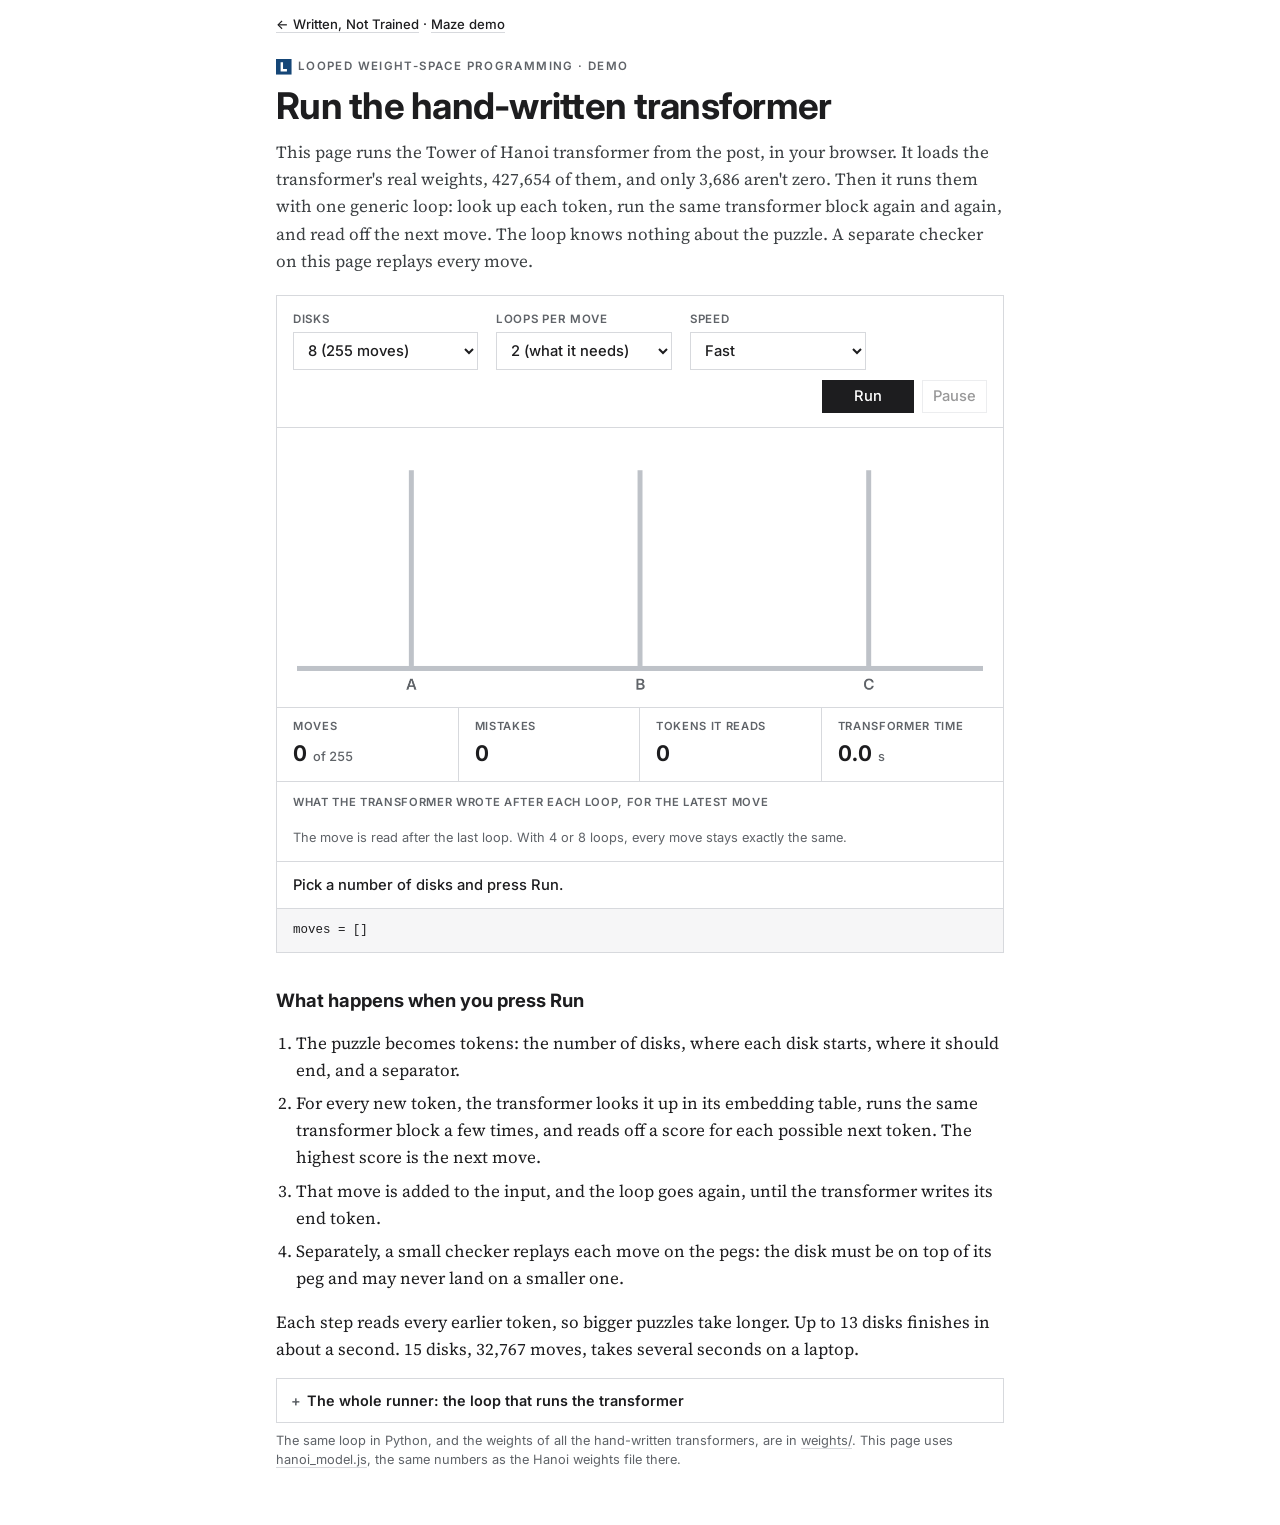
<file: demo/index.html>
<!doctype html>
<html lang="en">
<head>
<meta charset="utf-8">
<meta name="viewport" content="width=device-width, initial-scale=1">
<title>Run the transformer · Written, Not Trained</title>
<meta name="description" content="Run the hand-written Tower of Hanoi transformer in your browser: its real weights, one generic loop, every move checked.">
<meta name="color-scheme" content="light">
<link rel="icon" href="../favicon.svg" type="image/svg+xml">
<link rel="icon" href="../favicon-32.png" sizes="32x32" type="image/png">
<link rel="apple-touch-icon" href="../apple-touch-icon.png">
<link rel="preconnect" href="https://fonts.googleapis.com">
<link rel="preconnect" href="https://fonts.gstatic.com" crossorigin>
<link href="https://fonts.googleapis.com/css2?family=Inter:wght@400;500;600;700&family=Source+Serif+4:opsz,wght@8..60,400&display=swap" rel="stylesheet">
<style>
  :root { --fg: #1d1d1f; --muted: #5f6368; --faint: #969aa0; --line: #d7d9dd; --soft: #f6f6f7; --accent: #154677;
          --sans: "Inter", system-ui, -apple-system, "Segoe UI", sans-serif; --serif: "Source Serif 4", Georgia, serif; }
  * { box-sizing: border-box; }
  html { -webkit-text-size-adjust: 100%; }
  body { margin: 0; background: #fff; color: var(--fg); font: 17px/1.6 var(--serif); }
  .wrap { max-width: 760px; margin: 0 auto; padding: 0 16px 56px; }
  a { color: inherit; text-decoration-color: var(--line); text-underline-offset: 3px; }
  a:hover { text-decoration-color: var(--fg); }
  .top { font: 500 0.82rem/1 var(--sans); padding: 18px 0 0; }
  .mark { width: 1.35em; height: 1.35em; vertical-align: -0.38em; margin-right: 0.55em; }
  .kicker { font: 600 0.72rem/1 var(--sans); letter-spacing: 0.12em; text-transform: uppercase; color: var(--muted); margin: 28px 0 10px; }
  h1 { font: 700 1.9rem/1.15 var(--sans); letter-spacing: -0.02em; margin: 0 0 12px; }
  p { margin: 0 0 14px; }
  .lede { color: #3c4043; }
  .panel { border: 1px solid var(--line); margin: 20px 0 0; }
  .controls { display: flex; flex-wrap: wrap; gap: 10px 18px; align-items: end; padding: 14px 16px; border-bottom: 1px solid var(--line); font-family: var(--sans); }
  .controls label { display: grid; gap: 4px; font-size: 0.72rem; font-weight: 600; letter-spacing: 0.06em; text-transform: uppercase; color: var(--muted); }
  select, button { font: 500 0.92rem/1 var(--sans); color: var(--fg); background: #fff; border: 1px solid var(--line); border-radius: 0; padding: 8px 10px; }
  select { padding-right: 26px; }
  button { cursor: pointer; }
  button.go { background: var(--fg); color: #fff; border-color: var(--fg); min-width: 92px; }
  button:disabled { opacity: 0.45; cursor: default; }
  .btns { display: flex; gap: 8px; margin-left: auto; }
  canvas { display: block; width: 100%; height: auto; }
  .stats { display: grid; grid-template-columns: repeat(2, 1fr); border-top: 1px solid var(--line); font-family: var(--sans); }
  .stat { padding: 10px 16px; border-right: 1px solid var(--line); border-bottom: 1px solid var(--line); }
  .stat:nth-child(2n) { border-right: 0; }
  .stat .k { font-size: 0.7rem; font-weight: 600; letter-spacing: 0.06em; text-transform: uppercase; color: var(--muted); }
  .stat .v { font-size: 1.35rem; font-weight: 700; font-variant-numeric: tabular-nums; }
  .stat .v small { font-size: 0.8rem; font-weight: 500; color: var(--muted); }
  .passes { padding: 12px 16px 14px; font-family: var(--sans); border-bottom: 1px solid var(--line); }
  .passes .k { font-size: 0.7rem; font-weight: 600; letter-spacing: 0.06em; text-transform: uppercase; color: var(--muted); margin-bottom: 8px; }
  .cells { display: flex; flex-wrap: wrap; gap: 8px; }
  .cell { border: 1px solid var(--line); min-width: 92px; padding: 6px 10px; }
  .cell .n { font-size: 0.7rem; color: var(--muted); }
  .cell .o { font-weight: 700; font-variant-numeric: tabular-nums; }
  .cell .o.end { color: var(--faint); font-weight: 600; }
  .cell .o.move { color: var(--accent); }
  .note { font: 0.8rem/1.5 var(--sans); color: var(--muted); margin: 8px 0 0; }
  .status { padding: 12px 16px; font: 500 0.92rem/1.5 var(--sans); min-height: 46px; }
  .status.done { color: var(--accent); font-weight: 600; }
  .out { margin: 0; padding: 12px 16px; border-top: 1px solid var(--line); background: var(--soft); font: 0.78rem/1.5 ui-monospace, SFMono-Regular, Menlo, monospace; white-space: pre-wrap; word-break: break-all; max-height: 7.6em; overflow: auto; }
  h2 { font: 700 1.15rem/1.3 var(--sans); margin: 36px 0 10px; }
  details { border: 1px solid var(--line); margin: 14px 0 0; font-family: var(--sans); }
  summary { cursor: pointer; padding: 10px 14px; font-weight: 600; font-size: 0.9rem; list-style: none; }
  summary::-webkit-details-marker { display: none; }
  summary::before { content: "+"; display: inline-block; width: 1.1em; color: var(--muted); }
  details[open] summary::before { content: "−"; }
  details pre { margin: 0; padding: 12px 14px; border-top: 1px solid var(--line); background: var(--soft); font: 0.74rem/1.5 ui-monospace, SFMono-Regular, Menlo, monospace; overflow: auto; max-height: 460px; }
  ol { padding-left: 1.2em; }
  li { margin: 0 0 6px; }
  @media (min-width: 640px) {
    h1 { font-size: 2.3rem; }
    .stats { grid-template-columns: repeat(4, 1fr); }
    .stat:nth-child(2n) { border-right: 1px solid var(--line); }
    .stat:nth-child(4n) { border-right: 0; }
  }
</style>
</head>
<body>
<div class="wrap">
  <div class="top"><a href="../index.html">← Written, Not Trained</a> · <a href="maze.html">Maze demo</a></div>
  <div class="kicker"><svg class="mark" viewBox="0 0 64 64" aria-hidden="true"><rect width="64" height="64" fill="#154677"/><path d="M19 13h10v28h16v10H19z" fill="#fff"/></svg>Looped weight-space programming · demo</div>
  <h1>Run the hand-written transformer</h1>
  <p class="lede">This page runs the Tower of Hanoi transformer from the post, in your browser. It loads the transformer's real weights, <span id="w-total">…</span> of them, and only <span id="w-nonzero">…</span> aren't zero. Then it runs them with one generic loop: look up each token, run the same transformer block again and again, and read off the next move. The loop knows nothing about the puzzle. A separate checker on this page replays every move.</p>

  <div class="panel">
    <div class="controls">
      <label>Disks
        <select id="disks"></select>
      </label>
      <label>Loops per move
        <select id="passes">
          <option value="2" selected>2 (what it needs)</option>
          <option value="4">4</option>
          <option value="8">8</option>
        </select>
      </label>
      <label>Speed
        <select id="speed">
          <option value="2">Slow</option>
          <option value="12">Normal</option>
          <option value="60" selected>Fast</option>
          <option value="0">As fast as it runs</option>
        </select>
      </label>
      <div class="btns">
        <button class="go" id="run" type="button">Run</button>
        <button id="pause" type="button" disabled>Pause</button>
      </div>
    </div>
    <canvas id="pegs" width="1456" height="560" aria-label="The three pegs and the disks, updated as the transformer writes each move."></canvas>
    <div class="stats">
      <div class="stat"><div class="k">Moves</div><div class="v" id="s-moves">0</div></div>
      <div class="stat"><div class="k">Mistakes</div><div class="v" id="s-mistakes">0</div></div>
      <div class="stat"><div class="k">Tokens it reads</div><div class="v" id="s-tokens">0</div></div>
      <div class="stat"><div class="k">Transformer time</div><div class="v" id="s-time">0.0 <small>s</small></div></div>
    </div>
    <div class="passes">
      <div class="k">What the transformer wrote after each loop, for the latest move</div>
      <div class="cells" id="cells"></div>
      <p class="note">The move is read after the last loop. With 4 or 8 loops, every move stays exactly the same.</p>
    </div>
    <div class="status" id="status">Pick a number of disks and press Run.</div>
    <pre class="out" id="out" aria-label="The moves, in the format of Apple's paper">moves = []</pre>
  </div>

  <h2>What happens when you press Run</h2>
  <ol>
    <li>The puzzle becomes tokens: the number of disks, where each disk starts, where it should end, and a separator.</li>
    <li>For every new token, the transformer looks it up in its embedding table, runs the same transformer block a few times, and reads off a score for each possible next token. The highest score is the next move.</li>
    <li>That move is added to the input, and the loop goes again, until the transformer writes its end token.</li>
    <li>Separately, a small checker replays each move on the pegs: the disk must be on top of its peg and may never land on a smaller one.</li>
  </ol>
  <p>Each step reads every earlier token, so bigger puzzles take longer. Up to 13 disks finishes in about a second. 15 disks, 32,767 moves, takes several seconds on a laptop.</p>

  <details>
    <summary>The whole runner: the loop that runs the transformer</summary>
    <pre id="runner-src"></pre>
  </details>
  <p class="note">The same loop in Python, and the weights of all the hand-written transformers, are in <a href="https://github.com/python-arch/written-not-trained/tree/main/weights">weights/</a>. This page uses <a href="hanoi_model.js">hanoi_model.js</a>, the same numbers as the Hanoi weights file there.</p>
</div>

<script src="hanoi_model.js"></script>
<script id="runner">
// The generic loop, the same as weights/run.py. It knows nothing about Tower of Hanoi:
// it only reads the config and the weights. Numbers are 64-bit, as the transformer needs.

function loadModel(net) {
  const cfg = net.config, T = net.tensors;
  const size = (k) => T[k].shape.reduce((a, b) => a * b, 1);
  const dense = (k) => { const a = new Float64Array(size(k)); T[k].idx.forEach((i, j) => { a[i] = T[k].val[j]; }); return a; };
  const sparse = (k) => {                       // a weight matrix kept as its nonzero entries
    const t = T[k], cols = t.shape[1];
    const o = t.idx.map((_, j) => j).sort((a, b) => (t.idx[a] % cols) - (t.idx[b] % cols) || t.idx[a] - t.idx[b]);
    return { rows: t.shape[0], cols, r: Int32Array.from(o, j => Math.floor(t.idx[j] / cols)),
             c: Int32Array.from(o, j => t.idx[j] % cols), v: Float64Array.from(o, j => t.val[j]) };
  };
  const N = { cfg, d: cfg.d_model, emb: cfg.fields.map(f => dense("emb." + f)), W_out: sparse("out.W"),
              b_out: dense("out.b"), layers: [] };
  cfg.layers.forEach((heads, l) => {
    const L = { heads, W1: sparse(`L${l}.W1`), b1: dense(`L${l}.b1`), W2: sparse(`L${l}.W2`), b2: dense(`L${l}.b2`) };
    if (heads.length) for (const k of ["Wq", "Wk", "Wv", "Wo"]) L[k] = sparse(`L${l}.${k}`);
    N.layers.push(L);
  });
  N.total = Object.keys(T).reduce((s, k) => s + size(k), 0);
  N.nonzero = Object.keys(T).reduce((s, k) => s + T[k].idx.length, 0);
  return N;
}

function matvec(x, W) {                         // x W, using only the nonzero entries of W
  const out = new Float64Array(W.cols);
  for (let j = 0; j < W.v.length; j++) out[W.c[j]] += x[W.r[j]] * W.v[j];
  return out;
}

let scores = new Float64Array(1024);            // reused buffer for one row of attention scores

function layer(L, h, cache) {                   // softmax attention over this token and every earlier one, then a ReLU MLP
  if (L.heads.length) {
    const q = matvec(h, L.Wq), k = matvec(h, L.Wk), v = matvec(h, L.Wv);
    for (let i = 0; i < k.length; i++) cache.K.push(k[i]);         // keep this token's keys and values for later tokens
    for (let i = 0; i < v.length; i++) if (v[i] !== 0) { cache.vi.push(i); cache.vv.push(v[i]); }
    cache.start.push(cache.vi.length);
    const n = cache.start.length - 1, kd = k.length, att = new Float64Array(v.length);
    if (scores.length < n) scores = new Float64Array(2 * n);
    const s = scores, K = cache.K, VI = cache.vi, VV = cache.vv, S = cache.start;
    let q0 = 0, v0 = 0;
    for (const [dk, dv] of L.heads) {
      const scale = Math.sqrt(dk);
      let m = -Infinity, sum = 0;
      for (let j = 0; j < n; j++) {
        let x = 0;
        for (let c = q0; c < q0 + dk; c++) x += q[c] * K[j * kd + c];
        s[j] = x / scale; if (s[j] > m) m = s[j];
      }
      for (let j = 0; j < n; j++) { s[j] = Math.exp(s[j] - m); sum += s[j]; }     // exact softmax: exp(s - max) / sum
      for (let j = 0; j < n; j++) {
        const p = s[j] / sum;
        for (let t = S[j]; t < S[j + 1]; t++) { const i = VI[t]; if (i >= v0 && i < v0 + dv) att[i] += p * VV[t]; }
      }
      q0 += dk; v0 += dv;
    }
    const o = matvec(att, L.Wo);
    h = h.map((x, i) => x + o[i]);
  }
  const a = matvec(h, L.W1);
  for (let i = 0; i < a.length; i++) a[i] = Math.max(a[i] + L.b1[i], 0);
  const b = matvec(a, L.W2);
  return h.map((x, i) => x + b[i] + L.b2[i]);
}

function argmax(x) { let k = 0; for (let i = 1; i < x.length; i++) if (x[i] > x[k]) k = i; return k; }

class Decoder {                                 // causal mask: keys and values of earlier tokens are kept, which is exact
  constructor(N, R) { this.N = N; this.R = R; this.caches = Array.from({ length: R }, () => N.layers.map(() => ({ K: [], vi: [], vv: [], start: [0] }))); }
  step(token) {                                 // feed one token; returns the argmax after every pass, and the logits after the last
    const N = this.N; let h = new Float64Array(N.d);
    token.forEach((value, f) => { const E = N.emb[f]; for (let i = 0; i < N.d; i++) h[i] += E[value * N.d + i]; });
    const after = [];
    let logits = null;
    for (let r = 0; r < this.R; r++) {
      N.layers.forEach((L, l) => { h = layer(L, h, this.caches[r][l]); });
      logits = matvec(h, N.W_out).map((x, i) => x + N.b_out[i]);
      after.push(argmax(logits));
    }
    return { after, next: after[after.length - 1] };
  }
}
</script>
<script>
(function () {
  // ---------------- task-specific input and output (as in weights/run.py): prompt -> token ids, ids -> moves
  const net = loadModel(window.HANOI_MODEL);
  const vocab = net.cfg.io.vocab, ix = Object.fromEntries(vocab.map((s, i) => [s, i]));
  const promptIds = (n) => ["N=" + n, ...Array.from({ length: n }, (_, k) => `INIT(${n - k},0)`),
                            ...Array.from({ length: n }, (_, k) => `GOAL(${n - k},2)`), "SEP"].map(w => [ix[w]]);
  const asMove = (id) => { const m = /^\[(\d+), (\d), (\d)\]$/.exec(vocab[id] || ""); return m ? m.slice(1).map(Number) : null; };
  const PEG = "ABC";
  const fmt = (x) => x.toLocaleString("en-US");
  document.getElementById("w-total").textContent = fmt(net.total);
  document.getElementById("w-nonzero").textContent = fmt(net.nonzero);
  document.getElementById("runner-src").textContent = document.getElementById("runner").textContent.trim();

  const sel = document.getElementById("disks");
  for (let n = 1; n <= 15; n++) sel.add(new Option(`${n}  (${fmt(2 ** n - 1)} moves)`, n, n === 8, n === 8));

  // ---------------- drawing
  const cv = document.getElementById("pegs"), cx = cv.getContext("2d");
  let W = cv.width, H = cv.height, px = 1;
  function fit() {                              // a taller drawing on narrow screens, labels at a readable size
    const css = cv.clientWidth || 700;
    cv.width = 1456; cv.height = css < 560 ? 1100 : 560; W = cv.width; H = cv.height; px = W / css;
  }
  const GRAY = ["#cbcfd5", "#b8bdc5"], PEGC = "#bec2c8", ACCENT = "#154677";
  let n = 8, pegs = [[], [], []], fly = null, hot = null;
  function geometry() {
    const pad = 40, base = H - 30 - 26 * px, pw = (W - 2 * pad) / 3;
    const dh = Math.min(H / 9, (base - 20) / (n + 3)), top = base - dh * (n + 1.2);    // room above for a flying disk
    const maxw = pw * 0.9, minw = Math.max(pw * 0.16, 26);
    return { pad, base, top, pw, dh, x: [0, 1, 2].map(p => pad + pw * (p + 0.5)),
             w: (d) => n === 1 ? maxw * 0.5 : minw + (maxw - minw) * (d - 1) / (n - 1) };
  }
  function disk(g, d, x, yb, color) { const w = g.w(d); cx.fillStyle = color; cx.fillRect(x - w / 2, yb - g.dh * 0.86, w, g.dh * 0.86); }
  function draw() {
    const g = geometry();
    cx.fillStyle = "#fff"; cx.fillRect(0, 0, W, H);
    cx.fillStyle = PEGC; cx.fillRect(g.pad, g.base, W - 2 * g.pad, 10);
    cx.font = `600 ${Math.round(15 * px)}px Inter, system-ui, sans-serif`; cx.textAlign = "center"; cx.textBaseline = "middle";
    g.x.forEach((x, p) => { cx.fillStyle = PEGC; cx.fillRect(x - 5, g.top - 10, 10, g.base - g.top + 10); cx.fillStyle = "#5f6368"; cx.fillText(PEG[p], x, g.base + 10 + 14 * px); });
    pegs.forEach((st, p) => st.forEach((d, lv) => disk(g, d, g.x[p], g.base - lv * g.dh, d === hot ? ACCENT : GRAY[d % 2])));
    if (fly) {
      const { d, f, t, u } = fly, e = (x) => x * x * (3 - 2 * x), cl = (x) => Math.max(0, Math.min(1, x));
      const y0 = g.base - pegs[f].length * g.dh, y1 = g.base - pegs[t].length * g.dh, yt = g.top - g.dh * 0.3;
      const up = e(cl(u / 0.35)), ac = e(cl((u - 0.25) / 0.5)), dn = e(cl((u - 0.65) / 0.35));
      disk(g, d, g.x[f] + (g.x[t] - g.x[f]) * ac, y0 + (yt - y0) * up + (y1 - yt) * dn, ACCENT);
    }
  }

  // ---------------- run: the transformer computes moves, the page plays them, the checker replays them
  const el = (id) => document.getElementById(id);
  let dec = null, queue = [], written = 0, played = 0, mistakes = 0, done = false, ended = false, running = false;
  let t0 = 0, tSpent = 0, lastMove = 0, moves = [], tokens = 0, passes = 2, flyStart = 0;

  function reset() {
    n = +sel.value; passes = +el("passes").value;
    pegs = [Array.from({ length: n }, (_, i) => n - i), [], []]; fly = null; hot = null;
    dec = new Decoder(net, passes); queue = []; written = played = mistakes = 0; done = ended = false;
    moves = []; tSpent = 0; tokens = 0;
    let last = null;
    for (const tk of promptIds(n)) { last = dec.step(tk); tokens++; }
    queue.pending = last;                       // the transformer's answer for the first move
    el("cells").innerHTML = ""; el("out").textContent = "moves = []";
    el("status").className = "status"; el("status").textContent = "Running…";
    show(); draw();
  }
  function compute(budget) {                    // let the transformer write moves for at most `budget` ms
    const start = performance.now();
    while (!ended && performance.now() - start < budget && queue.length < 4000) {
      const r = queue.pending;
      if (r.next === net.cfg.end_id) { ended = true; break; }
      const mv = asMove(r.next);
      queue.push({ id: r.next, mv, after: r.after });
      written++;
      queue.pending = dec.step([r.next]); tokens++;
      if (written > 2 ** n + 4) { ended = true; break; }
    }
    tSpent += performance.now() - start;
  }
  function apply(item) {                        // the separate checker: replay the move on the pegs
    const mv = item.mv;
    const ok = mv && mv[1] !== mv[2] && pegs[mv[1]].length && pegs[mv[1]][pegs[mv[1]].length - 1] === mv[0]
               && (!pegs[mv[2]].length || pegs[mv[2]][pegs[mv[2]].length - 1] > mv[0]);
    if (!ok) { mistakes++; return; }
    pegs[mv[2]].push(pegs[mv[1]].pop());
    moves.push(vocab[item.id]); played++;
  }
  function cellsFor(item) {
    el("cells").innerHTML = item.after.map((id, r) => {
      const m = asMove(id), end = id === net.cfg.end_id;
      const txt = end ? "end" : m ? `disk ${m[0]}: ${PEG[m[1]]}→${PEG[m[2]]}` : vocab[id];
      return `<div class="cell"><div class="n">loop ${r + 1}</div><div class="o ${end ? "end" : "move"}">${txt}</div></div>`;
    }).join("");
  }
  function show() {
    el("s-moves").innerHTML = `${fmt(played)} <small>of ${fmt(2 ** n - 1)}</small>`;
    el("s-mistakes").textContent = fmt(mistakes);
    el("s-tokens").textContent = fmt(tokens);
    el("s-time").innerHTML = `${(tSpent / 1000).toFixed(1)} <small>s</small>`;
    const shown = moves.length > 400 ? moves.slice(0, 200).join(", ") + `, … ${fmt(moves.length - 400)} more …, ` + moves.slice(-200).join(", ") : moves.join(", ");
    el("out").textContent = `moves = [${shown}${done ? "]" : ""}`;
  }
  function finish() {
    done = true; running = false; fly = null; hot = null; draw(); show();
    const goal = pegs[0].length === 0 && pegs[1].length === 0 && pegs[2].length === n;
    const best = 2 ** n - 1;
    el("status").className = "status" + (goal && !mistakes ? " done" : "");
    el("status").textContent = goal && !mistakes && played === best
      ? `Solved. ${fmt(played)} moves, every one legal, the fewest possible (2^${n} − 1 = ${fmt(best)}). The transformer wrote its end token, and the checker found no mistake.`
      : `Stopped after ${fmt(played)} moves. Goal reached: ${goal ? "yes" : "no"}. Mistakes: ${fmt(mistakes)}.`;
    el("run").textContent = "Run again"; el("pause").disabled = true;
  }
  function frame(now) {
    if (!running) return;
    const speed = +el("speed").value;
    compute(speed === 0 ? 14 : Math.min(10, 2 + speed / 10));
    if (speed === 0) {                          // as fast as it runs: play everything written so far
      while (queue.length) { const it = queue.shift(); apply(it); lastMove = it; }
      hot = null;
    } else {
      const per = 1000 / speed;
      if (fly) {
        fly.u = Math.min(1, (now - flyStart) / per);
        if (fly.u >= 1) { const it = fly.item; fly = null; apply(it); hot = it.mv ? it.mv[0] : null; }
      }
      if (!fly && queue.length) {
        const it = queue.shift(); lastMove = it; cellsFor(it);
        const src = it.mv ? pegs[it.mv[1]] : null;
        if (speed <= 12 && src && src[src.length - 1] === it.mv[0]) {   // slow speeds: animate the disk;
          fly = { d: it.mv[0], f: it.mv[1], t: it.mv[2], u: 0, item: it }; flyStart = now; hot = null;   // the checker
        } else { apply(it); hot = it.mv ? it.mv[0] : null; }                                // replays it on landing
      }
    }
    if (speed === 0 && lastMove) cellsFor(lastMove);
    drawWithFlight(); show();
    if (ended && !queue.length && !fly) { finish(); return; }
    requestAnimationFrame(frame);
  }
  function drawWithFlight() {                   // while a disk flies, draw its source peg without it
    if (fly) { const p = pegs[fly.f]; const top = p.pop(); draw(); p.push(top); } else draw();
  }

  el("run").addEventListener("click", () => {
    reset(); running = true; el("run").textContent = "Restart"; el("pause").disabled = false; el("pause").textContent = "Pause";
    requestAnimationFrame(frame);
  });
  el("pause").addEventListener("click", () => {
    if (done) return;
    running = !running; el("pause").textContent = running ? "Pause" : "Resume";
    el("status").textContent = running ? "Running…" : "Paused.";
    if (running) requestAnimationFrame(frame);
  });
  sel.addEventListener("change", () => { if (!running) { n = +sel.value; pegs = [Array.from({ length: n }, (_, i) => n - i), [], []]; draw(); el("s-moves").innerHTML = `0 <small>of ${fmt(2 ** n - 1)}</small>`; } });
  fit(); draw(); el("s-moves").innerHTML = `0 <small>of ${fmt(2 ** 8 - 1)}</small>`;
  window.addEventListener("resize", () => { fit(); drawWithFlight(); });
})();
</script>
</body>
</html>
</file>
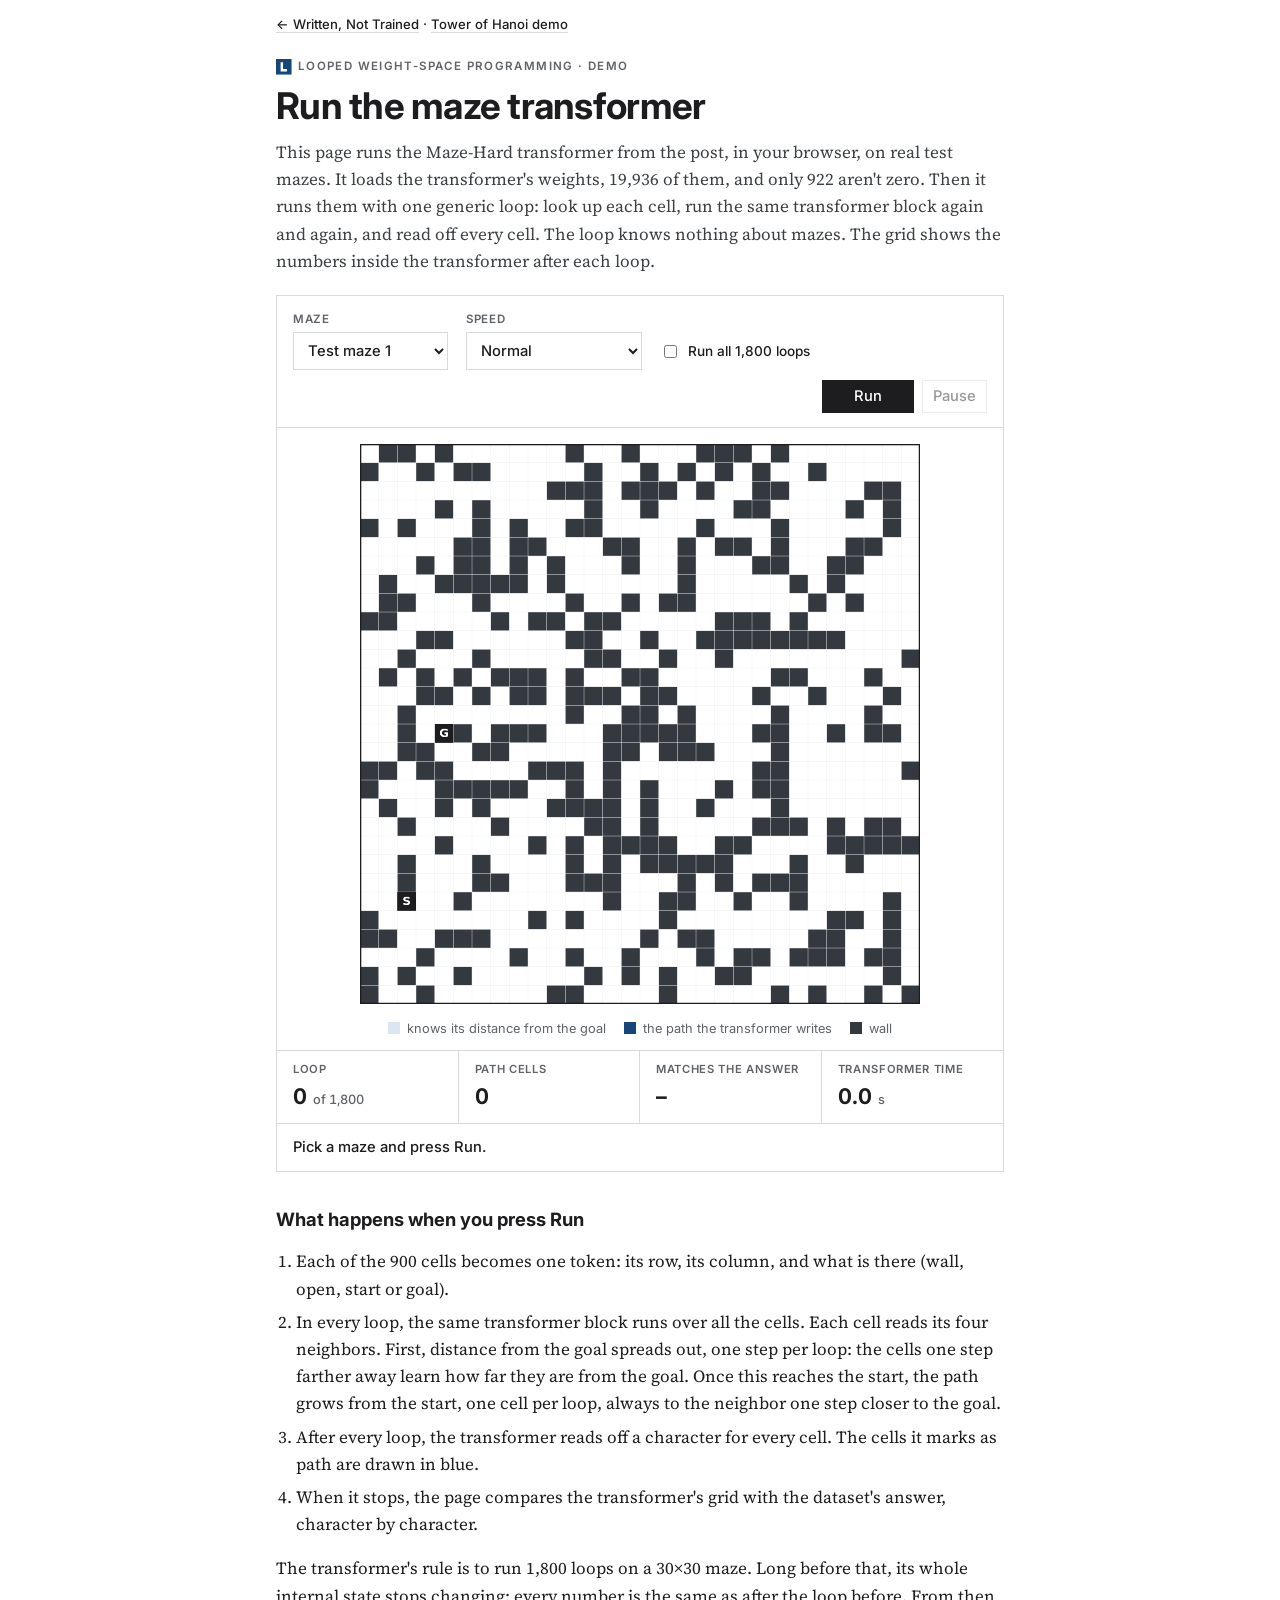
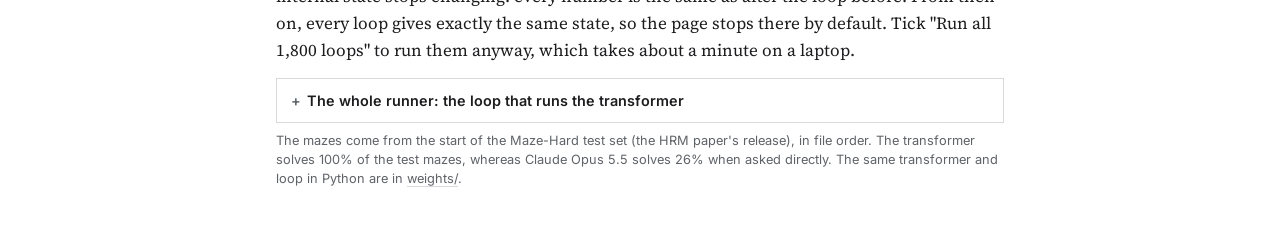
<file: demo/maze.html>
<!doctype html>
<html lang="en">
<head>
<meta charset="utf-8">
<meta name="viewport" content="width=device-width, initial-scale=1">
<title>Run the maze transformer · Written, Not Trained</title>
<meta name="description" content="Run the hand-written Maze-Hard transformer in your browser: its real weights, one generic loop, on real test mazes.">
<meta name="color-scheme" content="light">
<link rel="icon" href="../favicon.svg" type="image/svg+xml">
<link rel="icon" href="../favicon-32.png" sizes="32x32" type="image/png">
<link rel="apple-touch-icon" href="../apple-touch-icon.png">
<link rel="preconnect" href="https://fonts.googleapis.com">
<link rel="preconnect" href="https://fonts.gstatic.com" crossorigin>
<link href="https://fonts.googleapis.com/css2?family=Inter:wght@400;500;600;700&family=Source+Serif+4:opsz,wght@8..60,400&display=swap" rel="stylesheet">
<style>
  :root { --fg: #1d1d1f; --muted: #5f6368; --faint: #969aa0; --line: #d7d9dd; --soft: #f6f6f7; --accent: #154677;
          --sans: "Inter", system-ui, -apple-system, "Segoe UI", sans-serif; --serif: "Source Serif 4", Georgia, serif; }
  * { box-sizing: border-box; }
  html { -webkit-text-size-adjust: 100%; }
  body { margin: 0; background: #fff; color: var(--fg); font: 17px/1.6 var(--serif); }
  .wrap { max-width: 760px; margin: 0 auto; padding: 0 16px 56px; }
  a { color: inherit; text-decoration-color: var(--line); text-underline-offset: 3px; }
  a:hover { text-decoration-color: var(--fg); }
  .top { font: 500 0.82rem/1 var(--sans); padding: 18px 0 0; }
  .mark { width: 1.35em; height: 1.35em; vertical-align: -0.38em; margin-right: 0.55em; }
  .kicker { font: 600 0.72rem/1 var(--sans); letter-spacing: 0.12em; text-transform: uppercase; color: var(--muted); margin: 28px 0 10px; }
  h1 { font: 700 1.9rem/1.15 var(--sans); letter-spacing: -0.02em; margin: 0 0 12px; }
  p { margin: 0 0 14px; }
  .lede { color: #3c4043; }
  .panel { border: 1px solid var(--line); margin: 20px 0 0; }
  .controls { display: flex; flex-wrap: wrap; gap: 10px 18px; align-items: end; padding: 14px 16px; border-bottom: 1px solid var(--line); font-family: var(--sans); }
  .controls label { display: grid; gap: 4px; font-size: 0.72rem; font-weight: 600; letter-spacing: 0.06em; text-transform: uppercase; color: var(--muted); }
  .controls .check { display: flex; align-items: center; gap: 8px; text-transform: none; letter-spacing: 0; font-size: 0.85rem; font-weight: 500; color: var(--fg); padding-bottom: 8px; }
  select, button { font: 500 0.92rem/1 var(--sans); color: var(--fg); background: #fff; border: 1px solid var(--line); border-radius: 0; padding: 8px 10px; }
  select { padding-right: 26px; }
  button { cursor: pointer; }
  button.go { background: var(--fg); color: #fff; border-color: var(--fg); min-width: 92px; }
  button:disabled { opacity: 0.45; cursor: default; }
  .btns { display: flex; gap: 8px; margin-left: auto; }
  .board { padding: 16px; display: flex; justify-content: center; }
  canvas { display: block; width: 100%; max-width: 560px; height: auto; }
  .legend { display: flex; flex-wrap: wrap; gap: 6px 18px; padding: 0 16px 12px; font: 0.8rem/1.4 var(--sans); color: var(--muted); justify-content: center; }
  .legend span::before { content: ""; display: inline-block; width: 12px; height: 12px; margin-right: 7px; vertical-align: -1px; background: var(--sw); }
  .stats { display: grid; grid-template-columns: repeat(2, 1fr); border-top: 1px solid var(--line); font-family: var(--sans); }
  .stat { padding: 10px 16px; border-right: 1px solid var(--line); border-bottom: 1px solid var(--line); }
  .stat:nth-child(2n) { border-right: 0; }
  .stat .k { font-size: 0.7rem; font-weight: 600; letter-spacing: 0.06em; text-transform: uppercase; color: var(--muted); }
  .stat .v { font-size: 1.35rem; font-weight: 700; font-variant-numeric: tabular-nums; }
  .stat .v small { font-size: 0.8rem; font-weight: 500; color: var(--muted); }
  .status { padding: 12px 16px; font: 500 0.92rem/1.5 var(--sans); min-height: 46px; }
  .status.done { color: var(--accent); font-weight: 600; }
  .note { font: 0.8rem/1.5 var(--sans); color: var(--muted); margin: 8px 0 0; }
  h2 { font: 700 1.15rem/1.3 var(--sans); margin: 36px 0 10px; }
  details { border: 1px solid var(--line); margin: 14px 0 0; font-family: var(--sans); }
  summary { cursor: pointer; padding: 10px 14px; font-weight: 600; font-size: 0.9rem; list-style: none; }
  summary::-webkit-details-marker { display: none; }
  summary::before { content: "+"; display: inline-block; width: 1.1em; color: var(--muted); }
  details[open] summary::before { content: "−"; }
  details pre { margin: 0; padding: 12px 14px; border-top: 1px solid var(--line); background: var(--soft); font: 0.74rem/1.5 ui-monospace, SFMono-Regular, Menlo, monospace; overflow: auto; max-height: 460px; }
  ol { padding-left: 1.2em; }
  li { margin: 0 0 6px; }
  @media (min-width: 640px) {
    h1 { font-size: 2.3rem; }
    .stats { grid-template-columns: repeat(4, 1fr); }
    .stat:nth-child(2n) { border-right: 1px solid var(--line); }
    .stat:nth-child(4n) { border-right: 0; }
  }
</style>
</head>
<body>
<div class="wrap">
  <div class="top"><a href="../index.html">← Written, Not Trained</a> · <a href="index.html">Tower of Hanoi demo</a></div>
  <div class="kicker"><svg class="mark" viewBox="0 0 64 64" aria-hidden="true"><rect width="64" height="64" fill="#154677"/><path d="M19 13h10v28h16v10H19z" fill="#fff"/></svg>Looped weight-space programming · demo</div>
  <h1>Run the maze transformer</h1>
  <p class="lede">This page runs the Maze-Hard transformer from the post, in your browser, on real test mazes. It loads the transformer's weights, <span id="w-total">…</span> of them, and only <span id="w-nonzero">…</span> aren't zero. Then it runs them with one generic loop: look up each cell, run the same transformer block again and again, and read off every cell. The loop knows nothing about mazes. The grid shows the numbers inside the transformer after each loop.</p>

  <div class="panel">
    <div class="controls">
      <label>Maze
        <select id="maze"></select>
      </label>
      <label>Speed
        <select id="speed">
          <option value="12">Slow</option>
          <option value="40" selected>Normal</option>
          <option value="0">As fast as it runs</option>
        </select>
      </label>
      <label class="check"><input type="checkbox" id="all"> Run all 1,800 loops</label>
      <div class="btns">
        <button class="go" id="run" type="button">Run</button>
        <button id="pause" type="button" disabled>Pause</button>
      </div>
    </div>
    <div class="board"><canvas id="grid" width="1200" height="1200" aria-label="The maze, colored by the transformer's state after each loop."></canvas></div>
    <div class="legend"><span style="--sw:#dbe6f1">knows its distance from the goal</span><span style="--sw:#154677">the path the transformer writes</span><span style="--sw:#34383f">wall</span></div>
    <div class="stats">
      <div class="stat"><div class="k">Loop</div><div class="v" id="s-loop">0</div></div>
      <div class="stat"><div class="k">Path cells</div><div class="v" id="s-path">0</div></div>
      <div class="stat"><div class="k">Matches the answer</div><div class="v" id="s-match">–</div></div>
      <div class="stat"><div class="k">Transformer time</div><div class="v" id="s-time">0.0 <small>s</small></div></div>
    </div>
    <div class="status" id="status">Pick a maze and press Run.</div>
  </div>

  <h2>What happens when you press Run</h2>
  <ol>
    <li>Each of the 900 cells becomes one token: its row, its column, and what is there (wall, open, start or goal).</li>
    <li>In every loop, the same transformer block runs over all the cells. Each cell reads its four neighbors. First, distance from the goal spreads out, one step per loop: the cells one step farther away learn how far they are from the goal. Once this reaches the start, the path grows from the start, one cell per loop, always to the neighbor one step closer to the goal.</li>
    <li>After every loop, the transformer reads off a character for every cell. The cells it marks as path are drawn in blue.</li>
    <li>When it stops, the page compares the transformer's grid with the dataset's answer, character by character.</li>
  </ol>
  <p>The transformer's rule is to run 1,800 loops on a 30×30 maze. Long before that, its whole internal state stops changing: every number is the same as after the loop before. From then on, every loop gives exactly the same state, so the page stops there by default. Tick "Run all 1,800 loops" to run them anyway, which takes about a minute on a laptop.</p>

  <details>
    <summary>The whole runner: the loop that runs the transformer</summary>
    <pre id="runner-src"></pre>
  </details>
  <p class="note">The mazes come from the start of the Maze-Hard test set (the HRM paper's release), in file order. The transformer solves 100% of the test mazes, whereas Claude Opus 5.5 solves 26% when asked directly. The same transformer and loop in Python are in <a href="https://github.com/python-arch/written-not-trained/tree/main/weights">weights/</a>.</p>
</div>

<script src="maze_model.js"></script>
<script src="maze_tests.js"></script>
<script id="runner">
// The generic loop, the same computation as weights/run.py. It knows nothing about mazes:
// it only reads the config and the weights. Numbers are 64-bit.

function dense(t) { const a = new Float64Array(t.shape.reduce((x, y) => x * y, 1)); t.idx.forEach((i, j) => { a[i] = t.val[j]; }); return a; }
function sparse(t) {                            // a weight matrix kept as its nonzero entries
  const cols = t.shape[1];
  const o = t.idx.map((_, j) => j).sort((a, b) => (t.idx[a] % cols) - (t.idx[b] % cols) || t.idx[a] - t.idx[b]);
  return { rows: t.shape[0], cols, r: Int32Array.from(o, j => Math.floor(t.idx[j] / cols)),
           c: Int32Array.from(o, j => t.idx[j] % cols), v: Float64Array.from(o, j => t.val[j]) };
}
function usedCols(W) { const s = new Set(W.c); return Int32Array.from([...s].sort((a, b) => a - b)); }

function loadModel(net) {
  const N = { cfg: net.config, d: net.config.d_model, emb: net.embed.map(t => ({ shape: t.shape, w: dense(t) })),
              W_out: sparse(net.W_out), b_out: dense(net.b_out), layers: [] };
  for (const L of net.layers) {
    N.layers.push({ heads: L.heads.map(h => {
                      const Wq = sparse(h.Wq), Wk = sparse(h.Wk);
                      const qk = usedCols(Wq).filter(c => usedCols(Wk).includes(c));   // q.k sums only these dims;
                      return { Wq, Wk, Wv: sparse(h.Wv), Wo: sparse(h.Wo), dk: h.Wq.shape[1], qk };   // the rest are 0
                    }),
                    W1: sparse(L.W1), b1: dense(L.b1), W2: sparse(L.W2), b2: dense(L.b2) });
  }
  const all = [...net.embed, net.W_out, net.b_out, ...net.layers.flatMap(L => [...L.heads.flatMap(h => [h.Wq, h.Wk, h.Wv, h.Wo]), L.W1, L.b1, L.W2, L.b2])];
  N.total = all.reduce((s, t) => s + t.shape.reduce((x, y) => x * y, 1), 0);
  N.nonzero = all.reduce((s, t) => s + t.idx.length, 0);
  return N;
}

function rowTimes(x, xo, W, out, oo) {           // out[oo..] += x[xo..] W, using only the nonzero entries of W
  for (let j = 0; j < W.v.length; j++) out[oo + W.c[j]] += x[xo + W.r[j]] * W.v[j];
}

function embed(N, tokens) {                      // h = sum over fields of that field's table row
  const n = tokens.length, d = N.d, H = new Float64Array(n * d);
  tokens.forEach((tok, i) => tok.forEach((v, f) => { const E = N.emb[f].w; for (let c = 0; c < d; c++) H[i * d + c] += E[v * d + c]; }));
  return H;
}

let S = new Float64Array(1024), E = new Float64Array(1024);
function loop(N, H, n) {                         // one pass of the shared block over every token (no mask)
  const d = N.d;
  for (const L of N.layers) {
    const att = new Float64Array(n * d);
    for (const h of L.heads) {
      const dk = h.dk, dv = h.Wv.cols, Q = new Float64Array(n * dk), K = new Float64Array(n * dk), V = new Float64Array(n * dv);
      for (let i = 0; i < n; i++) { rowTimes(H, i * d, h.Wq, Q, i * dk); rowTimes(H, i * d, h.Wk, K, i * dk); rowTimes(H, i * d, h.Wv, V, i * dv); }
      if (S.length < n) { S = new Float64Array(n); E = new Float64Array(n); }
      const scale = Math.sqrt(dk), qk = h.qk, o = new Float64Array(dv), nz = new Int32Array(n);
      for (let i = 0; i < n; i++) {
        let m = -Infinity;
        for (let j = 0; j < n; j++) {
          let x = 0; for (let t = 0; t < qk.length; t++) x += Q[i * dk + qk[t]] * K[j * dk + qk[t]];
          x /= scale; S[j] = x; if (x > m) m = x;
        }
        let sum = 0, cnt = 0;                    // exact softmax: exp(s - max) / sum. exp of anything below -746
        for (let j = 0; j < n; j++) {            // is exactly 0 in 64-bit numbers, so those terms are skipped
          const x = S[j] - m; if (x < -746) continue;
          const e = Math.exp(x); E[j] = e; sum += e; nz[cnt++] = j;
        }
        o.fill(0);
        for (let t = 0; t < cnt; t++) { const j = nz[t], p = E[j] / sum; for (let c = 0; c < dv; c++) o[c] += p * V[j * dv + c]; }
        rowTimes(o, 0, h.Wo, att, i * d);
      }
    }
    for (let x = 0; x < n * d; x++) H[x] += att[x];
    const a = new Float64Array(L.W1.cols);
    for (let i = 0; i < n; i++) {                 // ReLU MLP on every token
      a.fill(0); rowTimes(H, i * d, L.W1, a, 0);
      for (let u = 0; u < a.length; u++) a[u] = Math.max(a[u] + L.b1[u], 0);
      const b = new Float64Array(d); rowTimes(a, 0, L.W2, b, 0);
      for (let c = 0; c < d; c++) H[i * d + c] += b[c] + L.b2[c];
    }
  }
}

function readout(N, H, n) {                      // the argmax character at every token
  const d = N.d, V = N.W_out.cols, out = new Int32Array(n), lg = new Float64Array(V);
  for (let i = 0; i < n; i++) {
    for (let c = 0; c < V; c++) lg[c] = N.b_out[c];
    rowTimes(H, i * d, N.W_out, lg, 0);
    let k = 0; for (let c = 1; c < V; c++) if (lg[c] > lg[k]) k = c; out[i] = k;
  }
  return out;
}
</script>
<script>
(function () {
  const net = loadModel(window.MAZE_MODEL), tests = window.MAZE_TESTS;
  const cs = net.cfg.charset, side = 30, n = side * side, R = 2 * n;
  const fmt = (x) => x.toLocaleString("en-US"), el = (id) => document.getElementById(id);
  el("w-total").textContent = fmt(net.total); el("w-nonzero").textContent = fmt(net.nonzero);
  el("runner-src").textContent = el("runner").textContent.trim();
  tests.forEach((t, i) => el("maze").add(new Option(`Test maze ${i + 1}`, i)));

  // ---------------- task-specific input and output: maze <-> tokens (row, column, character)
  const tokensOf = (q) => [...q].map((ch, i) => [Math.floor(i / side), i % side, cs.indexOf(ch)]);
  const wave = net.cfg.view.wave_dims, PATH = cs.indexOf(net.cfg.view.path_char);

  // ---------------- drawing
  const cv = el("grid"), cx = cv.getContext("2d"), W = cv.width, cell = W / side;
  const WALL = "#34383f", OLD = [219, 230, 241], NEW = [122, 160, 199], BLUE = "#154677";
  let q = tests[0].q, reach = new Int32Array(n).fill(-1), out = null, L = 0;
  function tint(age) { const a = Math.min(1, age / 10); return `rgb(${NEW.map((x, k) => Math.round(x + (OLD[k] - x) * a)).join(",")})`; }
  function draw() {
    cx.fillStyle = "#fff"; cx.fillRect(0, 0, W, W);
    for (let i = 0; i < n; i++) {
      const x = (i % side) * cell, y = Math.floor(i / side) * cell, ch = q[i];
      if (ch === "#") { cx.fillStyle = WALL; cx.fillRect(x, y, cell, cell); continue; }
      if (out && out[i] === PATH) { cx.fillStyle = BLUE; cx.fillRect(x, y, cell, cell); }
      else if (reach[i] >= 0) { cx.fillStyle = tint(L - reach[i]); cx.fillRect(x, y, cell, cell); }
    }
    cx.strokeStyle = "#eceef1"; cx.lineWidth = 1;
    for (let k = 0; k <= side; k++) { cx.beginPath(); cx.moveTo(k * cell, 0); cx.lineTo(k * cell, W); cx.moveTo(0, k * cell); cx.lineTo(W, k * cell); cx.stroke(); }
    cx.font = `700 ${Math.round(cell * 0.62)}px Inter, system-ui, sans-serif`; cx.textAlign = "center"; cx.textBaseline = "middle";
    for (const [ch, lab] of [["S", "S"], ["G", "G"]]) {
      const i = q.indexOf(ch), x = (i % side) * cell, y = Math.floor(i / side) * cell;
      cx.fillStyle = "#1d1d1f"; cx.fillRect(x, y, cell, cell); cx.fillStyle = "#fff"; cx.fillText(lab, x + cell / 2, y + cell / 2 + 1);
    }
    cx.strokeStyle = "#1d1d1f"; cx.lineWidth = 3; cx.strokeRect(1.5, 1.5, W - 3, W - 3);
  }

  // ---------------- run: the transformer loops; the page draws its state and checks the final grid
  let H = null, prev = null, running = false, done = false, tSpent = 0, fixedAt = null;
  function show() {
    el("s-loop").innerHTML = `${fmt(L)} <small>of ${fmt(R)}</small>`;
    el("s-path").textContent = out ? fmt([...out].filter(c => c === PATH).length) : "0";
    el("s-time").innerHTML = `${(tSpent / 1000).toFixed(1)} <small>s</small>`;
  }
  function reset() {
    q = tests[+el("maze").value].q; H = embed(net, tokensOf(q)); prev = H.slice();
    reach = new Int32Array(n).fill(-1); L = 0; fixedAt = null; done = false; tSpent = 0;
    for (let i = 0; i < n; i++) if (wave.some(c => H[i * net.d + c] > 0.5)) reach[i] = 0;
    out = readout(net, H, n); el("s-match").textContent = "–"; el("status").className = "status"; el("status").textContent = "Running…";
    draw(); show();
  }
  function step() {
    const t0 = performance.now();
    loop(net, H, n); L++;
    for (let i = 0; i < n; i++) if (reach[i] < 0 && wave.some(c => H[i * net.d + c] > 0.5)) reach[i] = L;
    out = readout(net, H, n);
    let same = true; for (let x = 0; x < H.length; x++) if (H[x] !== prev[x]) { same = false; break; }
    if (same && fixedAt === null) fixedAt = L - 1;
    if (!same) fixedAt = null;
    prev.set(H);
    tSpent += performance.now() - t0;
  }
  function finish() {
    running = false; done = true; draw(); show();
    const grid = [...out].map(k => cs[k]).join(""), ok = grid === tests[+el("maze").value].a;
    el("s-match").textContent = ok ? "Yes" : "No";
    el("status").className = "status" + (ok ? " done" : "");
    const tail = L < R ? ` The whole state stopped changing at loop ${fmt(fixedAt)}, so loops ${fmt(fixedAt + 1)} to ${fmt(R)} give exactly the same grid.`
                       : ` The whole state stopped changing at loop ${fmt(fixedAt)}, and the remaining loops changed nothing.`;
    el("status").textContent = (ok ? "Solved. The transformer's grid matches the dataset's answer exactly, character by character." : "The grid differs from the dataset's answer.") + tail;
    el("run").textContent = "Run again"; el("pause").disabled = true;
  }
  let lastT = 0, carry = 0;
  function frame(now) {
    if (!running) return;
    const speed = +el("speed").value, runAll = el("all").checked;
    let todo = 1;
    if (speed > 0) { carry += Math.min(0.1, (now - (lastT || now)) / 1000) * speed; todo = Math.floor(carry); carry -= todo; }
    lastT = now;
    const start = performance.now();
    while ((speed === 0 ? performance.now() - start < 14 : todo-- > 0)) {
      if (L >= R || (!runAll && fixedAt !== null)) break;
      step();
    }
    draw(); show();
    if (L >= R || (!runAll && fixedAt !== null)) { finish(); return; }
    requestAnimationFrame(frame);
  }
  el("run").addEventListener("click", () => {
    reset(); running = true; lastT = 0; carry = 0; el("run").textContent = "Restart"; el("pause").disabled = false; el("pause").textContent = "Pause";
    requestAnimationFrame(frame);
  });
  el("pause").addEventListener("click", () => {
    if (done) return;
    running = !running; el("pause").textContent = running ? "Pause" : "Resume"; el("status").textContent = running ? "Running…" : "Paused.";
    if (running) { lastT = 0; requestAnimationFrame(frame); }
  });
  el("maze").addEventListener("change", () => { if (!running) { q = tests[+el("maze").value].q; reach.fill(-1); out = null; L = 0; draw(); show(); el("s-match").textContent = "–"; } });
  draw(); show();
})();
</script>
</body>
</html>
</file>
